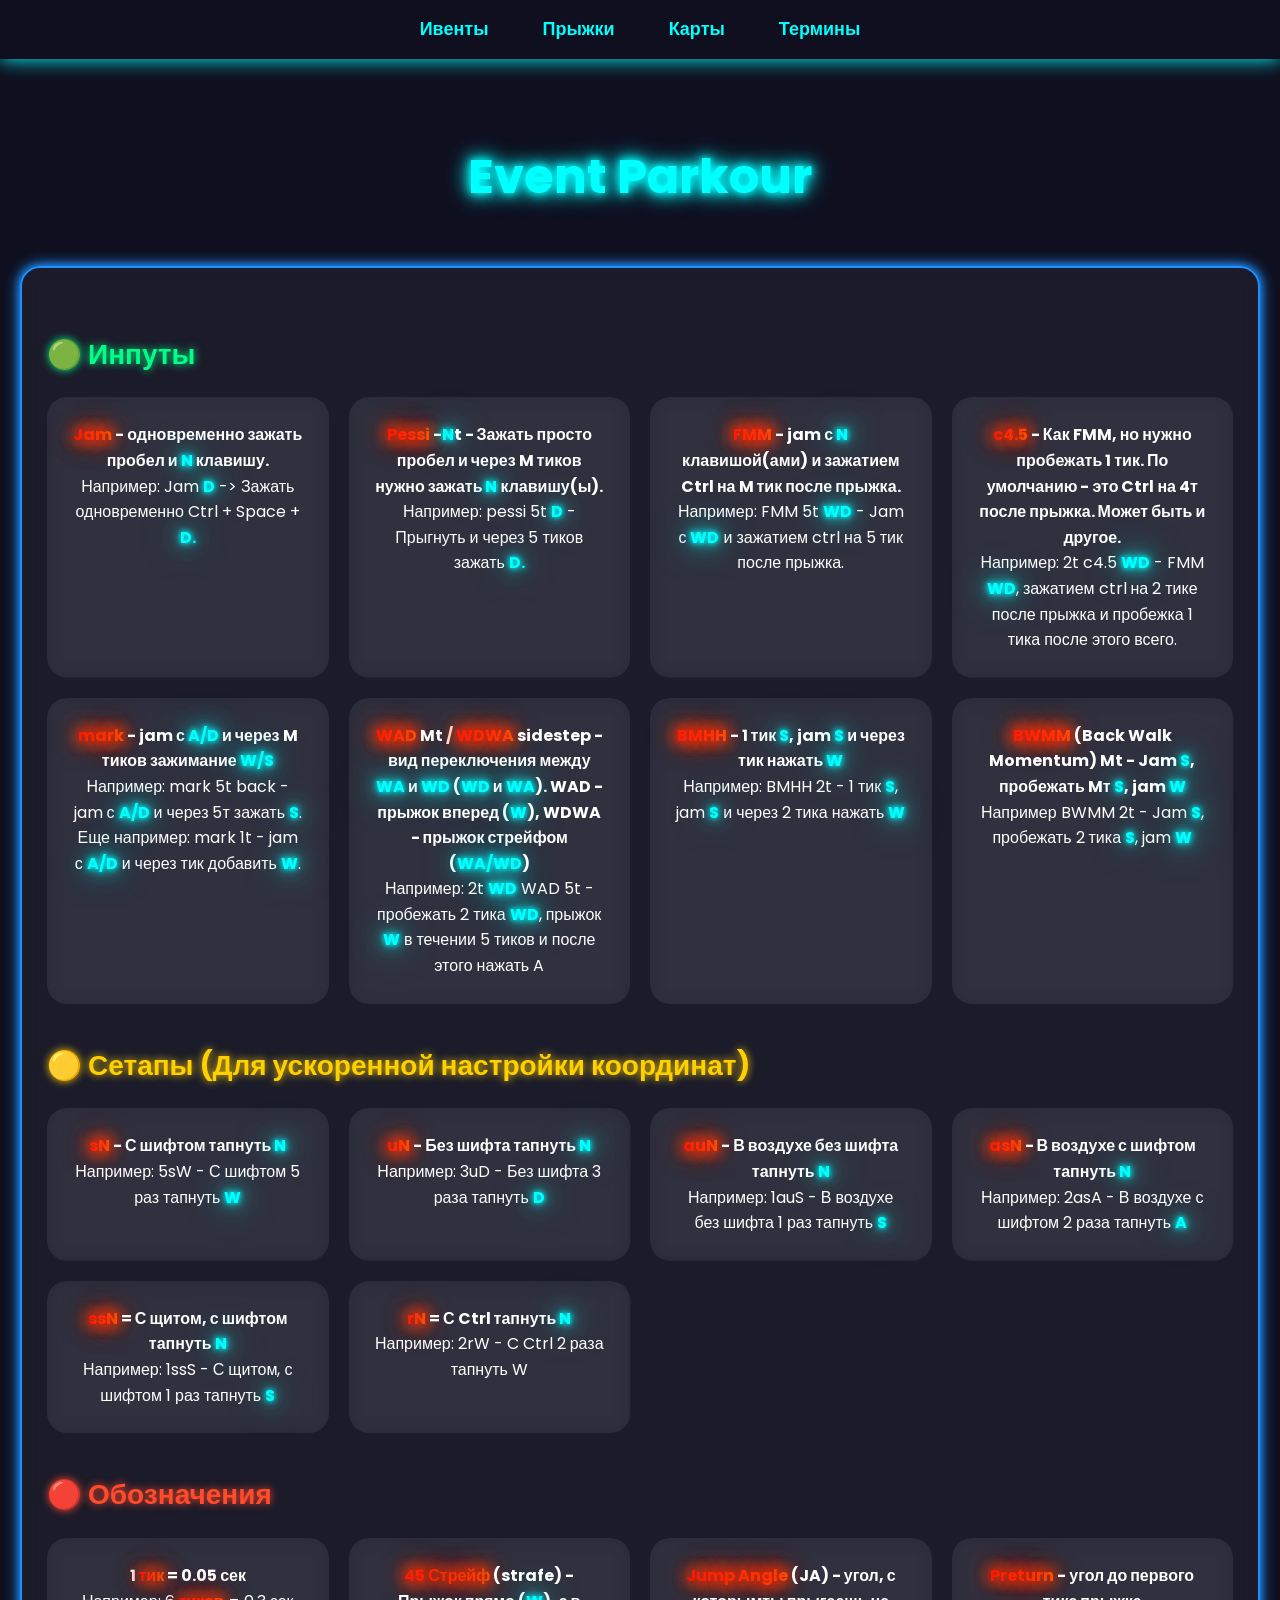
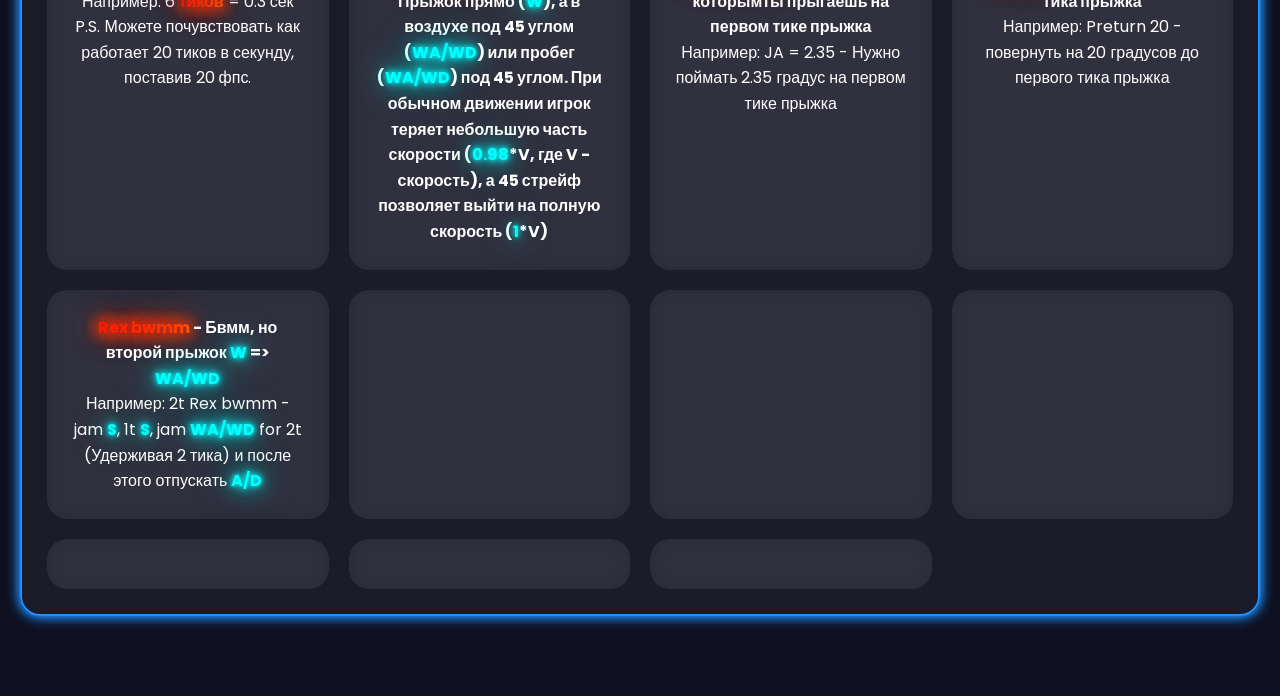
<file: sh.html>
<!DOCTYPE html>
<html lang="ru">
<head>
<meta charset="UTF-8">
<meta name="viewport" content="width=device-width, initial-scale=1.0">
<title>Ивенты - Parkour Minecraft Event</title>
<link rel="stylesheet" href="style.css">
<link href="https://fonts.googleapis.com/css2?family=Poppins:wght@400;600;700&display=swap" rel="stylesheet">
</head>
<body>

<header>
  <nav>
    <a href="index.html" class="neon-link">Ивенты</a>
    <a href="jumps.html" class="neon-link">Прыжки</a>
    <a href="maps.html" class="neon-link">Карты</a>
    <a href="sh.html" class="neon-link">Термины</a>
  </nav>
</header>

<section id="events" class="neon-section">
  <h2 class="neon-title">Event Parkour</h2>
  <div class="grid">

    <div class="cell jump-cell" style="--cell-color:#1e90ff;">
        <h3 class="category-title easy">🟢 Инпуты</h3>
        <div class="grid">
          <div class="cell">
            <h4><span class="neon-n2">Jam</span> - одновременно зажать пробел и <span class="neon-n">N</span> клавишу.</h4>
            <p>Например: Jam <span class="neon-n">D</span> -> Зажать одновременно Ctrl + Space + <span class="neon-n">D.</span></p>
          </div>
          <div class="cell">
            <h4><span class="neon-n2">Pessi</span> -<span class="neon-n">N</span>t - Зажать просто пробел и через M тиков нужно зажать <span class="neon-n">N</span> клавишу(ы).</h4>
            <p>Например: pessi 5t <span class="neon-n">D</span> - Прыгнуть и через 5 тиков зажать <span class="neon-n">D.</span> </p>
          </div>
          <div class="cell">
            <h4><span class="neon-n2">FMM</span> - jam с <span class="neon-n">N</span> клавишой(ами) и зажатием Ctrl на M тик после прыжка.</h4>
            <p>Например: FMM 5t <span class="neon-n">WD</span> - Jam с <span class="neon-n">WD</span> и зажатием ctrl на 5 тик после прыжка.</p>
          </div>
          <div class="cell">
            <h4><span class="neon-n2">c4.5</span> - Как FMM, но нужно пробежать 1 тик. По умолчанию - это Ctrl на 4т после прыжка. Может быть и другое.</h4>
            <p>Например: 2t c4.5 <span class="neon-n">WD</span> - FMM <span class="neon-n">WD</span>, зажатием ctrl на 2 тике после прыжка и пробежка 1 тика после этого всего.</p>
          </div>
          <div class="cell">
            <h4><span class="neon-n2">mark</span> - jam с <span class="neon-n">A/D</span> и через M тиков зажимание <span class="neon-n">W/S</span></h4>
            <p>Например: mark 5t back - jam с <span class="neon-n">A/D</span> и через 5т зажать <span class="neon-n">S</span>.</p>
            <p>Еще например: mark 1t - jam с <span class="neon-n">A/D</span> и через тик добавить <span class="neon-n">W</span>.</p>
          </div>
          <div class="cell">
            <h4><span class="neon-n2">WAD</span> Mt / <span class="neon-n2">WDWA</span> sidestep - вид переключения между <span class="neon-n">WA</span> и <span class="neon-n">WD</span> (<span class="neon-n">WD</span> и <span class="neon-n">WA</span>). WAD - прыжок вперед (<span class="neon-n">W</span>), WDWA - прыжок стрейфом (<span class="neon-n">WA/WD</span>)</h4>
            <p>Например: 2t <span class="neon-n">WD</span> WAD 5t - пробежать 2 тика <span class="neon-n">WD</span>, прыжок <span class="neon-n">W</span> в течении 5 тиков и после этого нажать A</p> 
          </div>
          <div class="cell">
            <h4><span class="neon-n2">BMHH</span> - 1 тик <span class="neon-n">S</span>, jam <span class="neon-n">S</span> и через тик нажать <span class="neon-n">W</span></h4>
            <p>Например: BMHH 2t - 1 тик <span class="neon-n">S</span>, jam <span class="neon-n">S</span> и через 2 тика нажать <span class="neon-n">W</span></p>
          </div>
          <div class="cell">
            <h4><span class="neon-n2">BWMM</span> (Back Walk Momentum) Mt - Jam <span class="neon-n">S</span>, пробежать Mт <span class="neon-n">S</span>, jam <span class="neon-n">W</span></h4>
            <p>Например BWMM 2t - Jam <span class="neon-n">S</span>, пробежать 2 тика <span class="neon-n">S</span>, jam <span class="neon-n">W</span></p>
          </div>
        </div>

        <h3 class="category-title medium">🟡 Сетапы (Для ускоренной настройки координат)</h3>
        <div class="grid">
          <div class="cell">
            <h4><span class="neon-n2">sN</span> - С шифтом тапнуть <span class="neon-n">N</span></h4>
            <p>Например: 5sW - С шифтом 5 раз тапнуть <span class="neon-n">W</span></p>
          </div>
          <div class="cell">
            <h4><span class="neon-n2">uN</span> - Без шифта тапнуть <span class="neon-n">N</span></h4>
            <p>Например: 3uD - Без шифта 3 раза тапнуть <span class="neon-n">D</span></p>
          </div>
          <div class="cell">
            <h4><span class="neon-n2">auN</span> - В воздухе без шифта тапнуть <span class="neon-n">N</span></h4>
            <p>Например: 1auS - В воздухе без шифта 1 раз тапнуть <span class="neon-n">S</span></p>
          </div>
          <div class="cell">
            <h4><span class="neon-n2">asN</span> - В воздухе с шифтом тапнуть <span class="neon-n">N</span></h4>
            <p>Например: 2asA - В воздухе с шифтом 2 раза тапнуть <span class="neon-n">A</span></p>
          </div>
          <div class="cell">
            <h4><span class="neon-n2">ssN</span> = С щитом, с шифтом тапнуть <span class="neon-n">N</span></h4>
            <p>Например: 1ssS - С щитом, с шифтом 1 раз тапнуть <span class="neon-n">S</span></p>
          </div>
          <div class="cell">
            <h4><span class="neon-n2">rN</span> = С Ctrl тапнуть <span class="neon-n">N</span></h4>
            <p>Например: 2rW - C Ctrl 2 раза тапнуть W</p>
          </div>

        </div>

        <h3 class="category-title hard">🔴 Обозначения</h3>
        <div class="grid">
          <div class="cell">
            <h4>1 <span class="neon-n2">тик</span> = 0.05 сек</h4>
            <p>Например: 6 <span class="neon-n2">тиков</span> = 0.3 сек</p>
            <p>P.S. Можете почувствовать как работает 20 тиков в секунду, поставив 20 фпс.
          </div>
          <div class="cell">
            <h4><span class="neon-n2">45 Стрейф</span> (strafe) - Прыжок прямо (<span class="neon-n">W</span>), а в воздухе под 45 углом (<span class="neon-n">WA/WD</span>) или пробег (<span class="neon-n">WA/WD</span>) под 45 углом. При обычном движении игрок теряет небольшую часть скорости (<span class="neon-n">0.98</span>*V, где V - скорость), а 45 стрейф позволяет выйти на полную скорость (<span class="neon-n">1</span>*V)</h4>
            <p></p>
          </div>
          <div class="cell">
            <h4><span class="neon-n2">Jump Angle</span> (JA) - угол, с которымты прыгаешь на первом тике прыжка </h4>
            <p>Например: JA = 2.35 - Нужно поймать 2.35 градус на первом тике прыжка</p>
          </div>
          <div class="cell">
            <h4><span class="neon-n2">Preturn</span> - угол до первого тика прыжка</h4>
            <p>Например: Preturn 20 - повернуть на 20 градусов до первого тика прыжка</p>
          </div>
          <div class="cell">
            <h4><span class="neon-n2">Rex bwmm</span> - Бвмм, но второй прыжок <span class="neon-n">W</span> => <span class="neon-n">WA/WD</span></h4>
            <p>Например: 2t Rex bwmm - jam <span class="neon-n">S</span>, 1t <span class="neon-n">S</span>, jam <span class="neon-n">WA/WD</span> for 2t (Удерживая 2 тика) и после этого отпускать <span class="neon-n">A/D</span></p>
          </div>
          <div class="cell">
            <h4></h4>
            <p></p>
          </div>
          <div class="cell">
            <h4></h4>
            <p></p>
          </div>
          <div class="cell">
            <h4></h4>
            <p></p>
          </div>
          <div class="cell">
            <h4></h4>
            <p></p>
          </div>
          <div class="cell">
            <h4></h4>
            <p></p>
          </div>
          <div class="cell">
            <h4></h4>
            <p></p>
          </div>
    </div>

  </div>
</section>

</body>
</html>
</file>
<file: style.css>
/* ---------------- Общие стили ---------------- */
* {
  margin: 0;
  padding: 0;
  box-sizing: border-box;
  font-family: 'Poppins', sans-serif;
}

body {
  background: #0f0f1f;
  color: #fff;
  line-height: 1.6;
}

/* ---------------- Header ---------------- */
header {
  text-align: center;
  padding: 15px 0;
  background: #0f0f1f;
  box-shadow: 0 0 20px #0ff;
}

header nav a {
  margin: 0 25px;
  font-weight: 700;
  font-size: 18px;
  position: relative;
  color: #0ff;
  text-decoration: none;
  transition: 0.3s;
}

header nav a:hover {
  color: #ff4b2b;
  text-shadow: 0 0 8px #ff4b2b, 0 0 16px #ff4b2b;
}

/* ---------------- Neon Titles ---------------- */
.neon-section {
  padding: 80px 20px;
  text-align: center;
}

.neon-title {
  font-size: 48px;
  font-weight: 700;
  color: #0ff;
  text-shadow: 0 0 8px #0ff, 0 0 16px #0ff, 0 0 24px #0ff;
  margin-bottom: 50px;
}

/* ---------------- Grid layout ---------------- */
.grid {
  display: grid;
  grid-template-columns: repeat(auto-fit, minmax(280px, 1fr));
  gap: 20px;
  justify-items: center;
}

/* ---------------- Общие ячейки ---------------- */
.cell {
  border-radius: 20px;
  padding: 25px;
  text-align: center;
  background: rgba(255, 255, 255, 0.05);
  backdrop-filter: blur(10px);
  transition: transform 0.3s, box-shadow 0.3s;
  width: 100%;
  position: relative;
}

/* ---------------- Карты: фон через div.bg ---------------- */
.map-cell {
  position: relative;
  background: linear-gradient(135deg, #00f, #ff4b2b);
  border-left: 4px solid #ff4b2b;
  padding: 20px;
  border-radius: 15px;
  text-align: left;
  box-shadow: 0 0 12px #0ff, 0 0 24px #ff4b2b;
  transition: transform 0.3s, box-shadow 0.3s;
  overflow: hidden;
}

/* div.bg для подложки изображения */
.map-cell .bg {
  position: absolute;
  top: 0; left: 0; right: 0; bottom: 0;
  background-size: cover;
  background-position: center;
  opacity: 0;
  transition: opacity 0.4s ease-in-out;
  z-index: 0;
  border-radius: 15px;
}

/* Текст поверх картинки */
.map-cell > * {
  position: relative;
  z-index: 1;
}

/* Hover эффекты для карты */
.map-cell:hover {
  transform: translateY(-10px);
  box-shadow: 0 0 24px #0ff, 0 0 48px #ff4b2b;
}

/* Заголовки и текст */
.map-cell h4 {
  font-size: 18px;
  color: #fff;
  margin-bottom: 5px;
  text-shadow: 0 0 4px #fff, 0 0 8px #0ff;
}

.map-cell p {
  font-size: 14px;
  color: #fff;
  margin-bottom: 4px;
}

/* ---------------- Прыжки (индивидуальный цвет) ---------------- */
.jump-cell {
  border: 2px solid var(--cell-color, #0ff);
  box-shadow: 0 0 8px var(--cell-color, #0ff), 0 0 16px var(--cell-color, #0ff);
  transition: 0.3s;
}

.jump-cell:hover {
  box-shadow: 0 0 16px var(--cell-color, #ff4b2b), 0 0 32px var(--cell-color, #ff4b2b);
}

/* ---------------- Neon links ---------------- */
.neon-link {
  color: #0ff;
  font-weight: 700;
  text-decoration: none;
  transition: 0.3s;
}

.neon-link:hover {
  color: #ff4b2b;
  text-shadow: 0 0 8px #ff4b2b, 0 0 16px #ff4b2b;
}

/* ---------------- Звезды ---------------- */
.star, .star.empty {
  font-size: 20px;
  color: #FFD700;
  margin-right: 2px;
}

.star:hover, .star.empty:hover {
  text-shadow: 0 0 5px #FFD700, 0 0 10px #FFD700;
  cursor: pointer;
}

/* ---------------- Категории ---------------- */
.category-title {
  font-size: 28px;
  margin: 40px 0 20px;
  text-align: left;
}

.easy {
  color: #00ff88;
  text-shadow: 0 0 8px #00ff88;
}

.medium {
  color: #ffd000;
  text-shadow: 0 0 8px #ffd000;
}

.hard {
  color: #ff4b2b;
  text-shadow: 0 0 8px #ff4b2b;
}

/* ---------------- Neon Text Effects ---------------- */
.neon-n {
  color: #0ff;
  font-weight: 700;
  text-shadow:
    0 0 5px #0ff,
    0 0 10px #0ff,
    0 0 20px #0ff,
    0 0 40px #0ff;
}

.neon-n2 {
  font-weight: 700;
  display: inline-block;
  background: linear-gradient(90deg, #ff0000, #ff7a00);
  -webkit-background-clip: text;
  -webkit-text-fill-color: transparent;
  text-shadow:
    0 0 25px #ff0000,
    0 0 15px #ff0000,
    0 0 15px #ff4b2b,
    0 0 15px #ff7a00,
    0 0 30px #ff7a00;
}

/* ---------------- Responsive ---------------- */
@media (max-width: 768px) {
  .grid {
    grid-template-columns: 1fr;
  }

  header nav a {
    margin: 10px;
    display: inline-block;
  }
}
</file>
